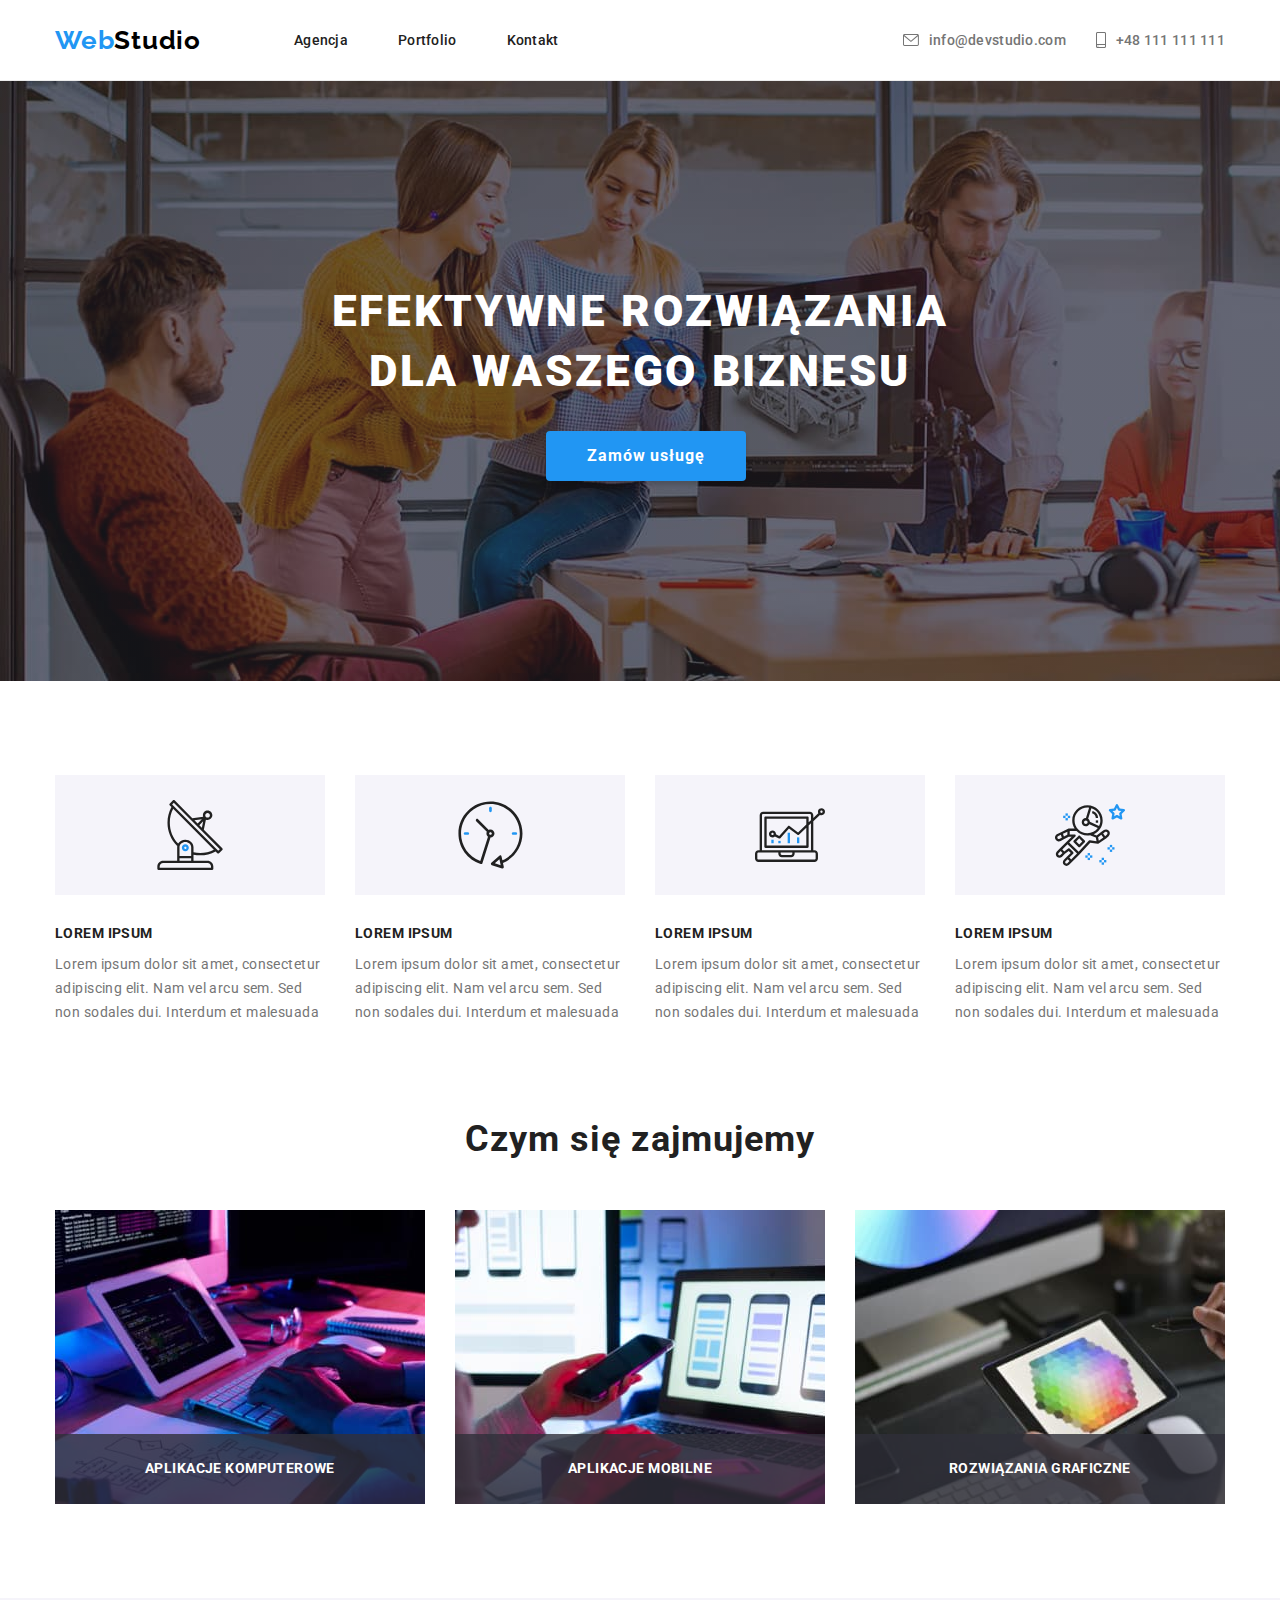
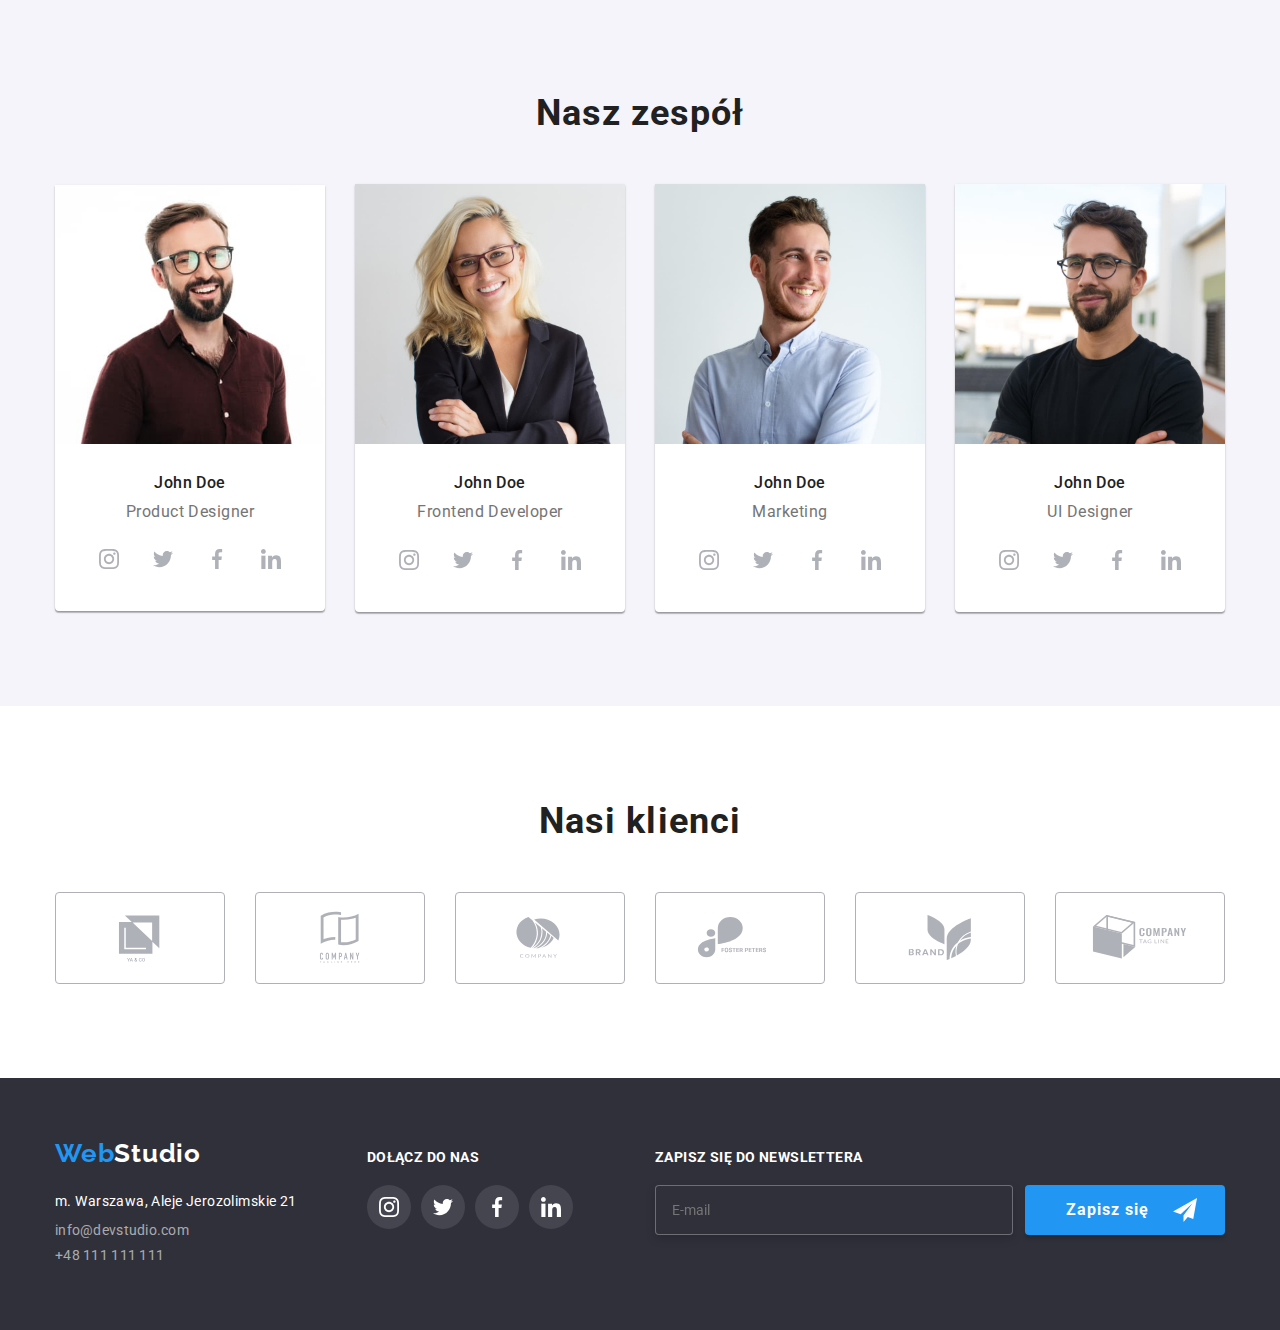
<file: index.html>
<!DOCTYPE html>
<html lang="en">
  <head>
    <meta charset="UTF-8" />
    <meta http-equiv="X-UA-Compatible" content="IE=edge" />
    <meta name="viewport" content="width=device-width, initial-scale=1.0" />
    <title>Studio</title>
    <link rel="preconnect" href="https://fonts.googleapis.com" />
    <link rel="preconnect" href="https://fonts.gstatic.com" crossorigin />
    <link
      href="https://fonts.googleapis.com/css2?family=Raleway:wght@700&family=Roboto:wght@400;500;700;900&display=swap"
      rel="stylesheet"
    />
    <link
      rel="stylesheet"
      href="https://cdnjs.cloudflare.com/ajax/libs/modern-normalize/1.0.0/modern-normalize.min.css"
    />
    <link rel="stylesheet" href="./css/main.min.css" />
  </head>
  <body>
    <header>
      <div class="container header">
        <a class="logo header__logo" href="index.html"
          ><p>Web<span class="header__logo--color">Studio</span></p></a
        >
        <nav>
          <ul class="nav">
            <li><a href="index.html" class="nav__item">Agencja</a></li>
            <li>
              <a href="portfolio.html" class="nav__item">Portfolio</a>
            </li>
            <li><a href="/" class="nav__item">Kontakt</a></li>
          </ul>
        </nav>
        <div class="contacts">
          <a href="mailto:info@devstudio.com" class="contacts__item">
            <svg class="contacts__icon" width="16" height="12">
              <use href="./images/icons.svg#icon-envelope"></use>
            </svg>
            info@devstudio.com</a
          >

          <a href="tel:+48111111111" class="contacts__item">
            <svg class="contacts__icon" width="10" height="16">
              <use href="./images/icons.svg#icon-smartphone"></use>
            </svg>
            +48 111 111 111</a
          >
        </div>
      </div>
    </header>
    <!-- end of header -->

    <!-- start of main studio -->

    <main>
      <section class="order">
        <h1 class="order__title">EFEKTYWNE ROZWIĄZANIA DLA WASZEGO BIZNESU</h1>
        <button type="button" class="button" data-modal-open>Zamów usługę</button>
      </section>
      <section>
        <div class="container">
          <div class="section">
            <ul class="descriptions">
              <li>
                <div class="descriptions__card">
                  <svg width="70px" height="70px">
                    <use href="./images/icons.svg#icon-antenna-1"></use>
                  </svg>
                </div>
                <h4 class="descriptions__title">LOREM IPSUM</h4>
                <p class="descriptions__text">
                  Lorem ipsum dolor sit amet, consectetur adipiscing elit. Nam vel arcu sem. Sed non
                  sodales dui. Interdum et malesuada
                </p>
              </li>
              <li>
                <div class="descriptions__card">
                  <svg width="66.96px" height="70px">
                    <use href="./images/icons.svg#icon-clock-1"></use>
                  </svg>
                </div>
                <h4 class="descriptions__title">LOREM IPSUM</h4>
                <p class="descriptions__text">
                  Lorem ipsum dolor sit amet, consectetur adipiscing elit. Nam vel arcu sem. Sed non
                  sodales dui. Interdum et malesuada
                </p>
              </li>
              <li>
                <div class="descriptions__card">
                  <svg width="70px" height="70px">
                    <use href="./images/icons.svg#icon-diagram-1"></use>
                  </svg>
                </div>
                <h4 class="descriptions__title">LOREM IPSUM</h4>
                <p class="descriptions__text">
                  Lorem ipsum dolor sit amet, consectetur adipiscing elit. Nam vel arcu sem. Sed non
                  sodales dui. Interdum et malesuada
                </p>
              </li>
              <li>
                <div class="descriptions__card">
                  <svg width="70px" height="70px">
                    <use href="./images/icons.svg#icon-astronaut-1"></use>
                  </svg>
                </div>
                <h4 class="descriptions__title">LOREM IPSUM</h4>
                <p class="descriptions__text">
                  Lorem ipsum dolor sit amet, consectetur adipiscing elit. Nam vel arcu sem. Sed non
                  sodales dui. Interdum et malesuada
                </p>
              </li>
            </ul>
          </div>
        </div>
      </section>
      <section>
        <div class="container">
          <div class="section section__services">
            <h2 class="section__title">Czym się zajmujemy</h2>
            <ul class="services">
              <li class="services__item">
                <img
                  src="./images/whatwedo1.jpg"
                  alt="pisanie kodu na podstawie projektu zapisanego na kartce"
                  width="370"
                  height="294"
                />
                <p class="services__text">APLIKACJE KOMPUTEROWE</p>
              </li>
              <li class="services__item">
                <img
                  src="./images/whatwedo2.jpg"
                  alt="wybieranie odpowiedniego układu strony na smartphone"
                  width="370"
                  height="294"
                />
                <p class="services__text">APLIKACJE MOBILNE</p>
              </li>
              <li class="services__item">
                <img
                  src="./images/whatwedo3.jpg"
                  alt="wybieranie odpowiedniego koloru z palety barw na tablecie"
                  width="370"
                  height="294"
                />
                <p class="services__text">ROZWIĄZANIA GRAFICZNE</p>
              </li>
            </ul>
          </div>
        </div>
      </section>
      <section class="team section">
        <div class="container">
          <h2 class="section__title">Nasz zespół</h2>
          <ul class="team__list">
            <li class="teamcard">
              <img src="./images/ourteam1.jpg" alt="Product Designer" width="270" height="260" />
              <div class="teamcard__description">
                <h5 class="teamcard__name">John Doe</h5>
                <p class="teamcard__position">Product Designer</p>
                <ul class="teamcard__socialmedia">
                  <li>
                    <a href="/" class="socialmedia__item">
                      <svg width="20px" height="20px">
                        <use href="./images/icons.svg#icon-instagram-2"></use>
                      </svg>
                    </a>
                  </li>
                  <li>
                    <a href="/" class="socialmedia__item">
                      <svg width="20px" height="20px">
                        <use href="./images/icons.svg#icon-twitter-1"></use>
                      </svg>
                    </a>
                  </li>
                  <li>
                    <a href="/" class="socialmedia__item">
                      <svg width="20px" height="20px">
                        <use href="./images/icons.svg#icon-facebook-1"></use>
                      </svg>
                    </a>
                  </li>
                  <li>
                    <a href="/" class="socialmedia__item">
                      <svg width="20px" height="20px">
                        <use href="./images/icons.svg#icon-linkedin-1"></use>
                      </svg>
                    </a>
                  </li>
                </ul>
              </div>
            </li>

            <li class="teamcard">
              <img src="./images/ourteam2.jpg" alt="Frontend Developer" width="270" height="260" />
              <div class="teamcard__description">
                <h5 class="teamcard__name">John Doe</h5>
                <p class="teamcard__position">Frontend Developer</p>
                <ul class="teamcard__socialmedia">
                  <li>
                    <a href="/" class="socialmedia__item">
                      <svg width="20px" height="20px">
                        <use href="./images/icons.svg#icon-instagram-2"></use>
                      </svg>
                    </a>
                  </li>
                  <li>
                    <a href="/" class="socialmedia__item">
                      <svg width="20px" height="20px">
                        <use href="./images/icons.svg#icon-twitter-1"></use>
                      </svg>
                    </a>
                  </li>
                  <li>
                    <a href="/" class="socialmedia__item">
                      <svg width="20px" height="20px">
                        <use href="./images/icons.svg#icon-facebook-1"></use>
                      </svg>
                    </a>
                  </li>
                  <li>
                    <a href="/" class="socialmedia__item">
                      <svg width="20px" height="20px">
                        <use href="./images/icons.svg#icon-linkedin-1"></use>
                      </svg>
                    </a>
                  </li>
                </ul>
              </div>
            </li>

            <li class="teamcard">
              <img src="./images/ourteam4.jpg" alt="Marketing employee" width="270" height="260" />
              <div class="teamcard__description">
                <h5 class="teamcard__name">John Doe</h5>
                <p class="teamcard__position">Marketing</p>
                <ul class="teamcard__socialmedia">
                  <li>
                    <a href="/" class="socialmedia__item">
                      <svg width="20px" height="20px">
                        <use href="./images/icons.svg#icon-instagram-2"></use>
                      </svg>
                    </a>
                  </li>
                  <li>
                    <a href="/" class="socialmedia__item">
                      <svg width="20px" height="20px">
                        <use href="./images/icons.svg#icon-twitter-1"></use>
                      </svg>
                    </a>
                  </li>
                  <li>
                    <a href="/" class="socialmedia__item">
                      <svg width="20px" height="20px">
                        <use href="./images/icons.svg#icon-facebook-1"></use>
                      </svg>
                    </a>
                  </li>
                  <li>
                    <a href="/" class="socialmedia__item">
                      <svg width="20px" height="20px">
                        <use href="./images/icons.svg#icon-linkedin-1"></use>
                      </svg>
                    </a>
                  </li>
                </ul>
              </div>
            </li>

            <li class="teamcard">
              <img src="./images/ourteam3.jpg" alt="UI Designer" width="270" height="260" />
              <div class="teamcard__description">
                <h5 class="teamcard__name">John Doe</h5>
                <p class="teamcard__position">UI Designer</p>
                <ul class="teamcard__socialmedia">
                  <li>
                    <a href="/" class="socialmedia__item">
                      <svg width="20px" height="20px">
                        <use href="./images/icons.svg#icon-instagram-2"></use>
                      </svg>
                    </a>
                  </li>
                  <li>
                    <a href="/" class="socialmedia__item">
                      <svg width="20px" height="20px">
                        <use href="./images/icons.svg#icon-twitter-1"></use>
                      </svg>
                    </a>
                  </li>
                  <li>
                    <a href="/" class="socialmedia__item">
                      <svg width="20px" height="20px">
                        <use href="./images/icons.svg#icon-facebook-1"></use>
                      </svg>
                    </a>
                  </li>
                  <li>
                    <a href="/" class="socialmedia__item">
                      <svg width="20px" height="20px">
                        <use href="./images/icons.svg#icon-linkedin-1"></use>
                      </svg>
                    </a>
                  </li>
                </ul>
              </div>
            </li>
          </ul>
        </div>
      </section>
      <section class="clients section">
        <div class="container">
          <h2 class="section__title">Nasi klienci</h2>
          <ul class="clients__list">
            <li class="clientslist__item">
              <svg width="106px" height="60.04px">
                <use href="./images/icons.svg#icon-logo"></use>
              </svg>
            </li>
            <li class="clientslist__item">
              <svg width="106px" height="60.04px">
                <use href="./images/icons.svg#icon-logo1"></use>
              </svg>
            </li>
            <li class="clientslist__item">
              <svg width="106px" height="60.04px">
                <use href="./images/icons.svg#icon-logo2"></use>
              </svg>
            </li>
            <li class="clientslist__item">
              <svg width="106px" height="60.04px">
                <use href="./images/icons.svg#icon-logo3"></use>
              </svg>
            </li>
            <li class="clientslist__item">
              <svg width="106px" height="60.04px">
                <use href="./images/icons.svg#icon-logo4"></use>
              </svg>
            </li>
            <li class="clientslist__item">
              <svg width="106px" height="60.04px">
                <use href="./images/icons.svg#icon-logo5"></use>
              </svg>
            </li>
          </ul>
        </div>
      </section>
    </main>

    <footer class="footer">
      <div class="footer__parts container">
        <div class="footer__contacts">
          <a class="logo footer__logo" href="index.html"
            ><p>Web<span class="footer__logo--color">Studio</span></p></a
          >
          <address class="footer-address">m. Warszawa, Aleje Jerozolimskie 21</address>
          <a href="mailto:info@devstudio.com" class="contacts__item contacts__item--footer"
            >info@devstudio.com</a
          >
          <a href="tel:+48111111111" class="contacts__item contacts__item--footer"
            >+48 111 111 111</a
          >
        </div>
        <div class="footer__socialmedia">
          <p class="footer__subtitle">DOŁĄCZ DO NAS</p>
          <div class="socialmedia__bar">
            <a href="/" class="socialmedia__item socialmedia__item--footer">
              <svg width="20px" height="20px">
                <use href="./images/icons.svg#icon-instagram-2"></use>
              </svg>
            </a>
            <a href="/" class="socialmedia__item socialmedia__item--footer">
              <svg width="20px" height="20px">
                <use href="./images/icons.svg#icon-twitter-1"></use>
              </svg>
            </a>
            <a href="/" class="socialmedia__item socialmedia__item--footer">
              <svg width="20px" height="20px">
                <use href="./images/icons.svg#icon-facebook-1"></use>
              </svg>
            </a>
            <a href="/" class="socialmedia__item socialmedia__item--footer">
              <svg width="20px" height="20px">
                <use href="./images/icons.svg#icon-linkedin-1"></use>
              </svg>
            </a>
          </div>
        </div>
        <div class="newsletter">
          <p class="footer__subtitle">ZAPISZ SIĘ DO NEWSLETTERA</p>
          <form class="newsletter__form" name="signup-newsletter" autocomplete="off" novalidate>
            <label>
              <input class="newsletter__input" type="email" name="email" placeholder="E-mail" />
            </label>
            <button class="button footer__button" type="submit">
              <p class="button__label">Zapisz się</p>
              <svg class="button__icon" width="24px" height="24px">
                <use href="./images/icons.svg#icon-icon-send"></use>
              </svg>
            </button>
          </form>
        </div>
      </div>
    </footer>

    <div class="backdrop is-hidden" data-modal>
      <div class="modal">
        <button type="button" class="modal__button--close" data-modal-close>
          <svg class="close-button-icon" width="18px" height="18px">
            <use href="./images/icons.svg#icon-close-black-18dp-2-1"></use>
          </svg>
        </button>
        <p class="modal__title">Zostaw swoje dane w formularzu poniżej</p>
        <form class="modal__form" name="personaldata-form" autocomplete="off">
          <fieldset class="modal__fieldset">
            <label class="modal__label" for="name">Imie</label>
            <svg class="modal__icon" width="18px" height="18px">
              <use href="./images/icons.svg#icon-person-black-18dp-1"></use>
            </svg>
            <input class="modal__input" type="name" name="name" id="name" />
          </fieldset>
          <fieldset class="modal__fieldset">
            <label class="modal__label" for="phone">Telefon </label>
            <svg class="modal__icon" width="18px" height="18px">
              <use href="./images/icons.svg#icon-phone-black-18dp-1"></use>
            </svg>
            <input class="modal__input" type="tel" name="phone-number" id="phone" />
          </fieldset>
          <fieldset class="modal__fieldset">
            <label class="modal__label" for="email">Email</label>
            <svg class="modal__icon" width="18px" height="18px">
              <use href="./images/icons.svg#icon-email-black-18dp-1"></use>
            </svg>
            <input class="modal__input" type="email" name="email" id="email" />
          </fieldset>
          <fieldset class="modal__fieldset modal__fieldset--comment">
            <label class="modal__label" for="comment">Komentarz</label>
            <textarea
              class="modal__input"
              name="comment"
              rows="6"
              placeholder="Wprowadź tekst"
              id="comment"
            ></textarea>
          </fieldset>
          <div class="modal__checkbox">
            <input class="checkbox__input" type="checkbox" name="accept" />
            <span class="checkbox__checkmark">
              <svg class="checkbox__icon"><use href="./images/icons.svg#icon-vector"></use></svg>
            </span>
            <p class="modal__statement">
              Oświadczam iż akceptuję <a class="modal__links" href="/">Regulamin</a> i
              <a class="modal__links" href="/">Politykę Prywatności.</a>
            </p>
          </div>

          <button class="button" type="submit">Wyślij</button>
        </form>
      </div>
    </div>
    <script src="./js/modal.js"></script>
  </body>
</html>
</file>
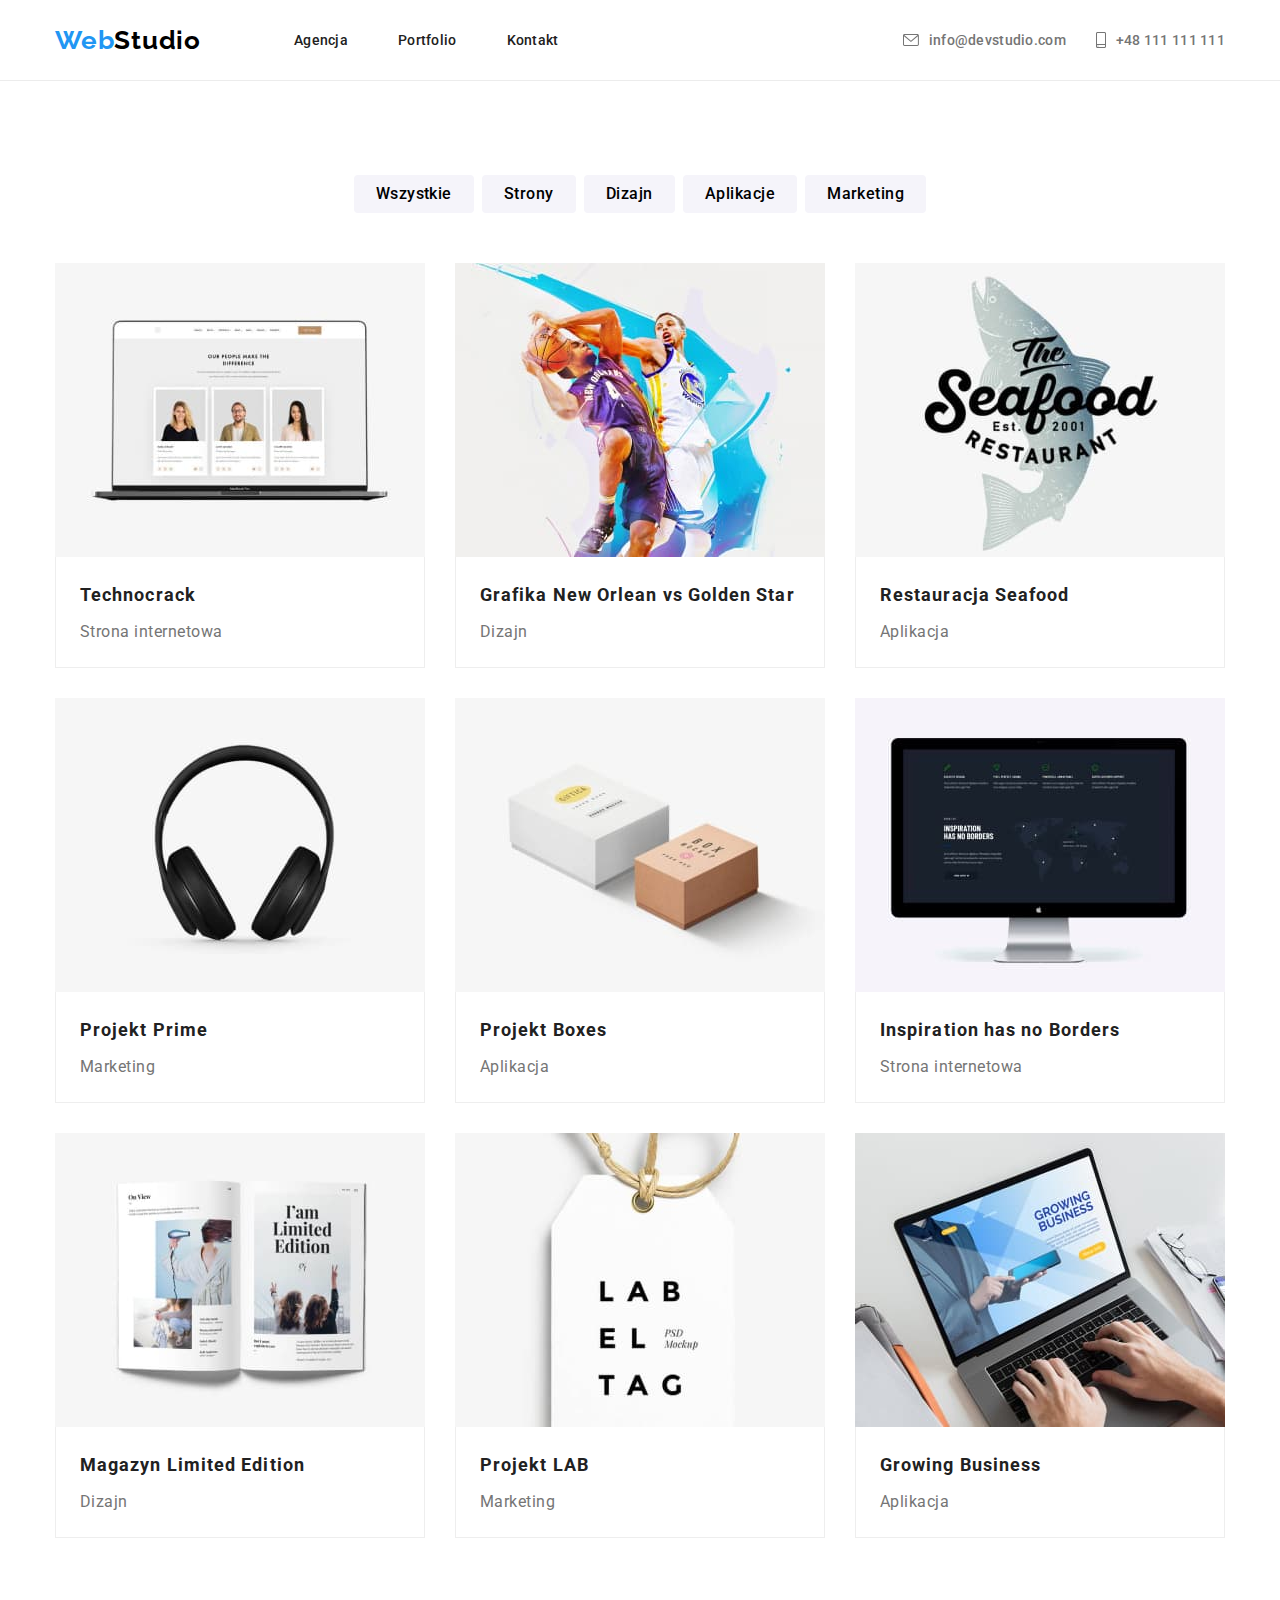
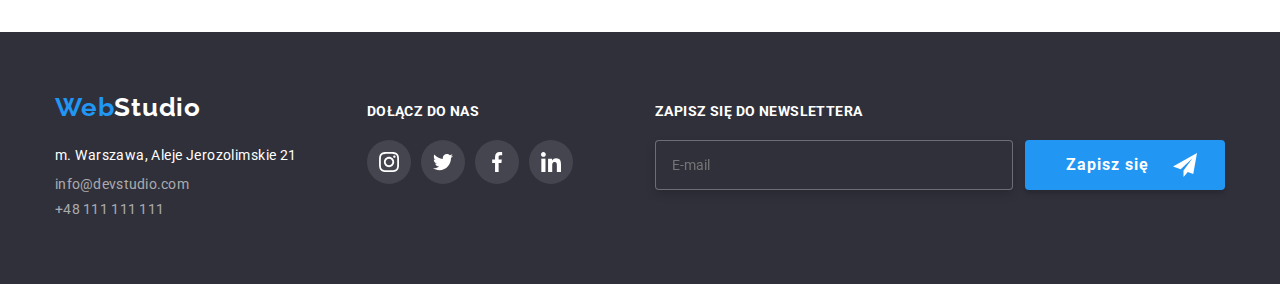
<file: portfolio.html>
<!DOCTYPE html>
<html lang="en">
  <head>
    <meta charset="UTF-8" />
    <meta http-equiv="X-UA-Compatible" content="IE=edge" />
    <meta name="viewport" content="width=device-width, initial-scale=1.0" />
    <title>Portfolio</title>
    <link rel="preconnect" href="https://fonts.googleapis.com" />
    <link rel="preconnect" href="https://fonts.gstatic.com" crossorigin />
    <link
      href="https://fonts.googleapis.com/css2?family=Raleway:wght@700&family=Roboto:wght@400;500;700;900&display=swap"
      rel="stylesheet"
    />
    <link
      rel="stylesheet"
      href="https://cdnjs.cloudflare.com/ajax/libs/modern-normalize/1.0.0/modern-normalize.min.css"
    />
    <link rel="stylesheet" href="./css/main.min.css" />
  </head>
  <body>
    <header>
      <div class="container header">
        <a class="logo header__logo" href="index.html"
          ><p>Web<span class="header__logo--color">Studio</span></p></a
        >
        <nav>
          <ul class="nav">
            <li><a href="index.html" class="nav__item">Agencja</a></li>
            <li>
              <a href="portfolio.html" class="nav__item">Portfolio</a>
            </li>
            <li><a href="/" class="nav__item">Kontakt</a></li>
          </ul>
        </nav>
        <div class="contacts">
          <a href="mailto:info@devstudio.com" class="contacts__item">
            <svg class="contacts__icon" width="16" height="12">
              <use href="./images/icons.svg#icon-envelope"></use>
            </svg>
            info@devstudio.com</a
          >

          <a href="tel:+48111111111" class="contacts__item">
            <svg class="contacts__icon" width="10" height="16">
              <use href="./images/icons.svg#icon-smartphone"></use>
            </svg>
            +48 111 111 111</a
          >
        </div>
      </div>
    </header>

    <!-- end of header -->

    <!-- start of main -->

    <main class="section">
      <section>
        <div class="container">
          <ul class="menu">
            <li>
              <button type="button" class="menu__button">Wszystkie</button>
            </li>
            <li>
              <button type="button" class="menu__button">Strony</button>
            </li>
            <li>
              <button type="button" class="menu__button">Dizajn</button>
            </li>
            <li>
              <button type="button" class="menu__button">Aplikacje</button>
            </li>
            <li>
              <button type="button" class="menu__button">Marketing</button>
            </li>
          </ul>

          <ul class="portfolio">
            <li>
              <figure class="portfoliocard">
                <div class="portfoliocard__image">
                  <img
                    src="./images/portfolio1.jpg"
                    alt="Otwarty laptop"
                    width="370"
                    height="294"
                  />
                  <div class="overlay">
                    <p class="overlay__text">
                      Technocrack jest popularną platformą wykorzystywaną do rozpowszechniania
                      koronawirusa. Firmy wykorzystują tę platformę do celów szpiegowskich i ataków
                      na niezabezpieczone serwery konkurencji
                    </p>
                  </div>
                </div>

                <figcaption class="portfoliocard__description">
                  <h4 class="portfoliocard__name">Technocrack</h4>
                  <p class="portfoliocard__category">Strona internetowa</p>
                </figcaption>
              </figure>
            </li>
            <li>
              <figure class="portfoliocard">
                <div class="portfoliocard__image">
                  <img
                    src="./images/portfolio2.jpg"
                    alt="Grafika dwóch koszykarzy"
                    width="370"
                    height="294"
                  />
                  <div class="overlay">
                    <p class="overlay__text">
                      Technocrack jest popularną platformą wykorzystywaną do rozpowszechniania
                      koronawirusa. Firmy wykorzystują tę platformę do celów szpiegowskich i ataków
                      na niezabezpieczone serwery konkurencji
                    </p>
                  </div>
                </div>
                <figcaption class="portfoliocard__description">
                  <h4 class="portfoliocard__name">Grafika New Orlean vs Golden Star</h4>
                  <p class="portfoliocard__category">Dizajn</p>
                </figcaption>
              </figure>
            </li>
            <li>
              <figure class="portfoliocard">
                <div class="portfoliocard__image">
                  <img
                    src="./images/portfolio3.jpg"
                    alt="Logo restauracji"
                    width="370"
                    height="294"
                  />
                  <div class="overlay">
                    <p class="overlay__text">
                      Technocrack jest popularną platformą wykorzystywaną do rozpowszechniania
                      koronawirusa. Firmy wykorzystują tę platformę do celów szpiegowskich i ataków
                      na niezabezpieczone serwery konkurencji
                    </p>
                  </div>
                </div>
                <figcaption class="portfoliocard__description">
                  <h4 class="portfoliocard__name">Restauracja Seafood</h4>
                  <p class="portfoliocard__category">Aplikacja</p>
                </figcaption>
              </figure>
            </li>
            <li>
              <figure class="portfoliocard">
                <div class="portfoliocard__image">
                  <img
                    src="./images/portfolio4.jpg"
                    alt="Słuchawki nauszne"
                    width="370"
                    height="294"
                  />
                  <div class="overlay">
                    <p class="overlay__text">
                      Technocrack jest popularną platformą wykorzystywaną do rozpowszechniania
                      koronawirusa. Firmy wykorzystują tę platformę do celów szpiegowskich i ataków
                      na niezabezpieczone serwery konkurencji
                    </p>
                  </div>
                </div>
                <figcaption class="portfoliocard__description">
                  <h4 class="portfoliocard__name">Projekt Prime</h4>
                  <p class="portfoliocard__category">Marketing</p>
                </figcaption>
              </figure>
            </li>
            <li>
              <figure class="portfoliocard">
                <div class="portfoliocard__image">
                  <img src="./images/portfolio5.jpg" alt="Dwa kartony" width="370" height="294" />
                  <div class="overlay">
                    <p class="overlay__text">
                      Technocrack jest popularną platformą wykorzystywaną do rozpowszechniania
                      koronawirusa. Firmy wykorzystują tę platformę do celów szpiegowskich i ataków
                      na niezabezpieczone serwery konkurencji
                    </p>
                  </div>
                </div>
                <figcaption class="portfoliocard__description">
                  <h4 class="portfoliocard__name">Projekt Boxes</h4>
                  <p class="portfoliocard__category">Aplikacja</p>
                </figcaption>
              </figure>
            </li>
            <li>
              <figure class="portfoliocard">
                <div class="portfoliocard__image">
                  <img
                    src="./images/portfolio6.jpg"
                    alt="Monitor od komputera"
                    width="370"
                    height="294"
                  />
                  <div class="overlay">
                    <p class="overlay__text">
                      Technocrack jest popularną platformą wykorzystywaną do rozpowszechniania
                      koronawirusa. Firmy wykorzystują tę platformę do celów szpiegowskich i ataków
                      na niezabezpieczone serwery konkurencji
                    </p>
                  </div>
                </div>
                <figcaption class="portfoliocard__description">
                  <h4 class="portfoliocard__name">Inspiration has no Borders</h4>
                  <p class="portfoliocard__category">Strona internetowa</p>
                </figcaption>
              </figure>
            </li>
            <li>
              <figure class="portfoliocard">
                <div class="portfoliocard__image">
                  <img
                    src="./images/portfolio7.jpg"
                    alt="Otwarty magazyn"
                    width="370"
                    height="294"
                  />
                  <div class="overlay">
                    <p class="overlay__text">
                      Technocrack jest popularną platformą wykorzystywaną do rozpowszechniania
                      koronawirusa. Firmy wykorzystują tę platformę do celów szpiegowskich i ataków
                      na niezabezpieczone serwery konkurencji
                    </p>
                  </div>
                </div>
                <figcaption class="portfoliocard__description">
                  <h4 class="portfoliocard__name">Magazyn Limited Edition</h4>
                  <p class="portfoliocard__category">Dizajn</p>
                </figcaption>
              </figure>
            </li>
            <li>
              <figure class="portfoliocard">
                <div class="portfoliocard__image">
                  <img
                    src="./images/portfolio8.jpg"
                    alt="Metka na sznurku"
                    width="370"
                    height="294"
                  />
                  <div class="overlay">
                    <p class="overlay__text">
                      Technocrack jest popularną platformą wykorzystywaną do rozpowszechniania
                      koronawirusa. Firmy wykorzystują tę platformę do celów szpiegowskich i ataków
                      na niezabezpieczone serwery konkurencji
                    </p>
                  </div>
                </div>
                <figcaption class="portfoliocard__description">
                  <h4 class="portfoliocard__name">Projekt LAB</h4>
                  <p class="portfoliocard__category">Marketing</p>
                </figcaption>
              </figure>
            </li>
            <li>
              <figure class="portfoliocard">
                <div class="portfoliocard__image">
                  <img
                    src="./images/portfolio9.jpg"
                    alt="Otwarty laptop na biurku"
                    width="370"
                    height="294"
                  />
                  <div class="overlay">
                    <p class="overlay__text">
                      Technocrack jest popularną platformą wykorzystywaną do rozpowszechniania
                      koronawirusa. Firmy wykorzystują tę platformę do celów szpiegowskich i ataków
                      na niezabezpieczone serwery konkurencji
                    </p>
                  </div>
                </div>
                <figcaption class="portfoliocard__description">
                  <h4 class="portfoliocard__name">Growing Business</h4>
                  <p class="portfoliocard__category">Aplikacja</p>
                </figcaption>
              </figure>
            </li>
          </ul>
        </div>
      </section>
    </main>

    <footer class="footer">
      <div class="footer__parts container">
        <div class="footer__contacts">
          <a class="logo footer__logo" href="index.html"
            ><p>Web<span class="footer__logo--color">Studio</span></p></a
          >
          <address class="footer-address">m. Warszawa, Aleje Jerozolimskie 21</address>
          <a href="mailto:info@devstudio.com" class="contacts__item contacts__item--footer"
            >info@devstudio.com</a
          >
          <a href="tel:+48111111111" class="contacts__item contacts__item--footer"
            >+48 111 111 111</a
          >
        </div>
        <div class="footer__socialmedia">
          <p class="footer__subtitle">DOŁĄCZ DO NAS</p>
          <div class="socialmedia__bar">
            <a href="/" class="socialmedia__item socialmedia__item--footer">
              <svg width="20px" height="20px">
                <use href="./images/icons.svg#icon-instagram-2"></use>
              </svg>
            </a>
            <a href="/" class="socialmedia__item socialmedia__item--footer">
              <svg width="20px" height="20px">
                <use href="./images/icons.svg#icon-twitter-1"></use>
              </svg>
            </a>
            <a href="/" class="socialmedia__item socialmedia__item--footer">
              <svg width="20px" height="20px">
                <use href="./images/icons.svg#icon-facebook-1"></use>
              </svg>
            </a>
            <a href="/" class="socialmedia__item socialmedia__item--footer">
              <svg width="20px" height="20px">
                <use href="./images/icons.svg#icon-linkedin-1"></use>
              </svg>
            </a>
          </div>
        </div>
        <div class="newsletter">
          <p class="footer__subtitle">ZAPISZ SIĘ DO NEWSLETTERA</p>
          <form class="newsletter__form" name="signup-newsletter" autocomplete="off" novalidate>
            <label>
              <input class="newsletter__input" type="email" name="email" placeholder="E-mail" />
            </label>
            <button class="button footer__button" type="submit">
              <p class="button__label">Zapisz się</p>
              <svg class="button__icon" width="24px" height="24px">
                <use href="./images/icons.svg#icon-icon-send"></use>
              </svg>
            </button>
          </form>
        </div>
      </div>
    </footer>
  </body>
</html>
</file>
<file: css/main.min.css>
ul,li,a,nav,h1,h2,h4,p{padding:0;margin:0}:root{--brand-color: #ffffff;--active-color: #2196f3;--text-color: #757575;--logo-color: #000000;--border-color: #ececec;--second-border-color: #eeeeee;--brand-text-color: #212121;--main-background-color: #2f303a;--subsection-background-color: #f5f4fa;--footer-contact-color: rgba(255, 255, 255, 0.6);--footer-icon-background: rgba(255, 255, 255, 0.1);--shadow-color: rgba(0, 0, 0, 0.25);--second-shadow-color: rgba(0, 0, 0, 0.12);--third-shadow-color: rgba(0, 0, 0, 0.14);--forth-shadow-color: rgba(0, 0, 0, 0.2);--fifth-shadow-color: rgba(0, 0, 0, 0.16);--icon-color: #afb1b8}body{font-family:"Roboto",sans-serif;background-color:var(--brand-color);color:var(--brand-text-color);font-size:14px;letter-spacing:.03em}img{display:block;max-width:100%;height:auto}.container{width:100%;padding:0 15px;margin:0 auto}@media screen and (min-width: 480px){.container{width:480px}}@media screen and (min-width: 768px){.container{width:768px}}@media screen and (min-width: 1200px){.container{width:1200px}}.section{padding-top:94px;padding-bottom:94px}@media screen and (max-width: 1199px){.section{padding-top:60px;padding-bottom:60px}}.section__title{font-weight:700;font-size:36px;line-height:2.637rem;text-align:center;letter-spacing:.03em;margin-bottom:50px;color:var(--brand-text-color)}header{border-bottom:1px solid var(--border-color)}.button{width:200px;height:50px;cursor:pointer;border-radius:4px;box-shadow:0px 4px 4px rgba(0,0,0,.15);border:none;text-align:center;background:var(--active-color);color:var(--brand-color);font-weight:700;font-size:16px;line-height:1.875rem;letter-spacing:.06em;padding:0;margin:0;margin-left:12px}.footer__button{padding:10px 28px 10px 41px;display:flex;align-items:center}.button__label{margin:0;margin-right:24px}.button__icon{fill:var(--brand-color);margin:0;padding:0}.newsletter{display:flex;flex-direction:column;padding:0;margin:0}.newsletter__input{width:358px;height:50px;background-color:var(--main-background-color);border:1px solid rgba(255,255,255,.3);filter:drop-shadow(0px 4px 4px rgba(0, 0, 0, 0.15));border-radius:4px;padding-left:16px;color:var(--brand-color)}.newsletter__form{display:flex}.newsletter__input:focus-visible{outline:0}.footer{background-color:var(--main-background-color);padding-top:60px;padding-bottom:60px;margin-right:0;max-height:252px;display:flex;align-items:baseline}.footer__parts{display:flex;align-items:baseline}.footer__contacts{display:flex;flex-direction:column;justify-content:space-between;margin-right:70px}.footer__subtitle{font-size:14px;font-weight:700;line-height:1.026rem;color:var(--brand-color);margin-bottom:20px;letter-spacing:.03em}.footer__socialmedia{display:flex;flex-direction:column;margin-right:auto}.footer-address{font-style:normal;font-size:14px;line-height:1.5rem;letter-spacing:.03em;color:var(--brand-color);text-decoration:none;margin:0;margin-bottom:9px;padding:0}.contacts{display:flex;padding:0;gap:30px;margin-left:auto}.contacts__icon{margin-right:10px;fill:currentColor}.contacts__item{display:flex;align-items:center;font-weight:500;font-size:14px;line-height:1.026rem;letter-spacing:.02em;color:var(--text-color);text-decoration:none;transition:color 250ms cubic-bezier(0.4, 0, 0.2, 1)}.contacts__item:visited{color:var(--text-color);text-decoration:none;fill:var(--text-color)}.contacts__item:hover{color:var(--active-color)}.contacts__item:focus{color:var(--active-color)}.contacts__item--footer{color:var(--footer-contact-color);margin-bottom:9px;font-weight:400}.contacts__item--footer:visited{color:var(--footer-contact-color)}.header{display:flex;align-items:center}.logo{color:var(--active-color);font-family:"Raleway",sans-serif;text-decoration:none;font-weight:700;font-size:26px;line-height:1.908rem;letter-spacing:.03em;width:auto;margin:0}.header__logo{margin-right:93px}.header__logo--color{color:var(--logo-color)}.footer__logo{margin-bottom:20px}.footer__logo--color{color:var(--brand-color)}.nav{display:flex;padding:0;margin:0;gap:50px;list-style-type:none;font-weight:500;font-size:14px;line-height:1.026rem;letter-spacing:.02em}.nav__item{display:block;text-decoration:none;padding:32px 0;color:var(--brand-text-color);position:relative;bottom:0;transition:color 250ms cubic-bezier(0.4, 0, 0.2, 1)}.nav__item:visited{text-decoration:none;color:var(--brand-text-color)}.nav__item:hover{color:var(--active-color)}.nav__item:focus{color:var(--active-color)}.nav__item:after{content:"";position:absolute;bottom:0;left:0;width:100%;height:4px;background-color:var(--brand-color);border-radius:2px;transition:background-color 250ms cubic-bezier(0.4, 0, 0.2, 1)}.nav__item:hover::after{content:"";position:absolute;bottom:0;left:0;width:100%;height:4px;background-color:#2196f3;border-radius:2px}.socialmedia__item{background-color:var(--brand-color);fill:var(--icon-color);border-radius:50%;width:44px;height:44px;display:flex;justify-content:center;align-items:center;transition:background-color 250ms cubic-bezier(0.4, 0, 0.2, 1),fill 250ms cubic-bezier(0.4, 0, 0.2, 1)}.socialmedia__item:hover{fill:var(--brand-color);background-color:var(--active-color)}.socialmedia__item:focus{fill:var(--brand-color);background-color:var(--active-color)}.socialmedia__bar{display:flex;flex-direction:row;gap:10px;justify-content:flex-start}.socialmedia__item--footer{background-color:var(--footer-icon-background);fill:var(--brand-color)}.backdrop{position:fixed;width:100vw;height:100vh;left:0;top:0;background-color:rgba(0,0,0,.1);opacity:1;visibility:visible;transition:opacity 250ms cubic-bezier(0.4, 0, 0.2, 1),visibility 250ms cubic-bezier(0.4, 0, 0.2, 1)}.is-hidden{opacity:0;visibility:hidden;pointer-events:none}.is-hidden .modal{transform:translateY(100%) translateX(-100%) rotate(180deg)}.modal__title{line-height:23px;margin-bottom:12px;font-weight:700;font-size:20px;letter-spacing:.03em}.modal{position:relative;display:flex;flex-direction:column;padding:40px;top:50%;left:50%;transform:translate(-50%, -50%);width:528px;height:581px;background-color:var(--brand-color);border-radius:4px;transition:transform 1000ms;text-align:center}.modal__button--close{display:flex;align-items:center;justify-content:center;width:30px;height:30px;border:1px solid rgba(0,0,0,.1);border-radius:50%;position:absolute;right:8px;top:8px;background-color:var(--brand-color);cursor:pointer}.modal__form{display:flex;flex-direction:column;align-items:center;gap:28px;margin-top:12px}.modal__fieldset{position:relative;display:flex;width:448px;height:40px;border:1px solid rgba(33,33,33,.2);border-radius:4px;display:flex;align-items:center;padding:9px 0 13px 12px}.modal__fieldset:has(input:focus){border:1px solid var(--active-color);fill:#2196f3}.modal__fieldset:has(textarea:focus){border:1px solid var(--active-color)}.modal__fieldset--comment{height:120px}.modal__label{position:absolute;top:-17px;left:0px;font-weight:400;font-size:12px;line-height:14px;letter-spacing:.01em;color:var(--text-color)}.modal__icon{margin:0;padding:0;margin-right:5px}.modal__input{border:0;width:100%;font-size:14px;font-weight:400;line-height:14px;letter-spacing:.01em;color:var(--text-color);resize:none}.modal__input:hover{border:0}.modal__input:focus{border:0;outline:0}.modal__input::-moz-placeholder{font-size:12px;line-height:14px;letter-spacing:.01em;color:rgba(117,117,117,.5)}.modal__input:-ms-input-placeholder{font-size:12px;line-height:14px;letter-spacing:.01em;color:rgba(117,117,117,.5)}.modal__input::placeholder{font-size:12px;line-height:14px;letter-spacing:.01em;color:rgba(117,117,117,.5)}.modal__links{text-decoration:underline;color:var(--active-color)}.modal__statement{color:var(--text-color)}.modal__checkbox{display:flex;align-items:center;position:relative;cursor:pointer}.modal__checkbox .checkbox__input{cursor:pointer;position:absolute;left:-20px;width:16px;height:15px;opacity:0;z-index:3}.checkbox__checkmark{position:absolute;width:15px;height:15px;border:1px solid var(--brand-text-color);border-radius:3px;fill:#000;left:-19.5px;top:1px}.checkbox__checkmark::after{display:none;content:"";width:15px;height:15px;background-color:#2196f3;border-radius:3px;position:absolute;left:-0.75px;top:-0.85px}.modal__checkbox .checkbox__input:checked~.checkbox__checkmark:after{display:block}.modal__checkbox .checkbox__input:checked~.checkbox__checkmark{border:0}.checkbox__icon{width:13px;height:11px;fill:#fff;position:absolute;z-index:2;left:.5px;top:1px}.portfolio{list-style-type:none;display:flex;justify-content:center;align-items:center;flex-direction:row;flex-wrap:wrap;gap:30px;max-width:1170px;margin:0 auto}.portfoliocard{margin:0;display:flex;flex-direction:column;justify-content:center;transition:box-shadow 250ms cubic-bezier(0.4, 0, 0.2, 1)}.portfoliocard:hover{box-shadow:1px 4px 6px 0px var(--fifth-shadow-color)}.portfoliocard:focus{box-shadow:1px 4px 6px 0px var(--fifth-shadow-color)}.portfoliocard__name{font-weight:700;font-size:18px;line-height:2.25rem;letter-spacing:.06em;margin:0;margin-bottom:4px}.portfoliocard__category{font-size:16px;line-height:1.875rem;letter-spacing:.03em;color:var(--text-color);margin:0}.portfoliocard__image{position:relative;overflow:hidden}.portfoliocard__description{background-color:var(--brand-color);padding-top:20px;padding-bottom:20px;padding-left:24px;padding-right:24px;border-left:1px solid var(--second-border-color);border-bottom:1px solid var(--second-border-color);border-right:1px solid var(--second-border-color);z-index:0}.portfoliocard:hover .overlay{transform:translateY(0)}.menu{display:flex;align-items:center;justify-content:center;gap:8px;list-style-type:none}.menu__button{font-family:inherit;cursor:pointer;font-weight:500;font-size:16px;line-height:1.625rem;text-align:center;letter-spacing:.03em;background:var(--subsection-background-color);border-style:none;border-radius:4px;padding:6px 22px;margin-bottom:50px;transition:color 250ms cubic-bezier(0.4, 0, 0.2, 1),background-color 250ms cubic-bezier(0.4, 0, 0.2, 1),filter 250ms cubic-bezier(0.4, 0, 0.2, 1)}.menu__button:hover{background-color:var(--active-color);color:var(--brand-color);filter:drop-shadow(0px 4px 4px var(--shadow-color))}.menu__button:focus{background-color:var(--active-color);color:var(--brand-color);filter:drop-shadow(0px 4px 4px var(--shadow-color))}.overlay{position:absolute;top:0;left:0;width:100%;height:100%;transform:translateY(150%);transition:transform .3s cubic-bezier(0.2, 0, 0.2, 1);background-color:rgba(33,150,243,.9)}.overlay__text{font-size:18px;letter-spacing:.03em;line-height:1.75rem;font-weight:400;color:var(--brand-color);width:81.35%;height:66.67%;position:absolute;left:6.5%;top:16.66%}.clients{height:372px}.clients__list{list-style-type:none;display:flex;justify-content:center;gap:30px}.clientslist__item{width:170px;height:92px;border:1px solid var(--icon-color);border-radius:4px;display:flex;align-items:center;justify-content:center;fill:var(--icon-color);cursor:pointer;transition:fill 250ms cubic-bezier(0.4, 0, 0.2, 1),border-color 250ms cubic-bezier(0.4, 0, 0.2, 1)}.clientslist__item:hover{fill:var(--active-color);border-color:var(--active-color)}.descriptions{list-style-type:none;display:flex;justify-content:center;gap:30px;margin:0}.descriptions__title{font-weight:700;font-size:14px;line-height:1.026rem;letter-spacing:.03em;text-transform:uppercase;margin:0;margin-bottom:10px}.descriptions__text{font-size:14px;line-height:1.5rem;letter-spacing:.03em;color:var(--text-color);max-width:270px;margin:0}.descriptions__card{width:270px;height:120px;background-color:var(--subsection-background-color);display:flex;justify-content:center;align-items:center;margin-bottom:30px}.order{background-color:var(--main-background-color);background-image:linear-gradient(rgba(47, 48, 58, 0.4), rgba(47, 48, 58, 0.4)),url(../images/background-image.jpg);background-size:cover;background-repeat:no-repeat;height:600px;max-width:1600px;margin:0 auto;padding:200px 0;text-align:center}.order__title{color:var(--brand-color);font-weight:900;font-size:44px;line-height:3.75rem;text-align:center;letter-spacing:.06em;text-transform:uppercase;margin:0 auto;margin-bottom:30px;flex-wrap:wrap;width:696px}.section__services{padding-top:0}.services{list-style-type:none;display:flex;justify-content:center;align-items:center;gap:30px}.services__item{position:relative}.services__text{position:absolute;display:flex;width:100%;height:70px;bottom:0;line-height:1.14;letter-spacing:.03em;font-weight:700;color:var(--brand-color);background-color:rgba(47,48,58,.8);justify-content:center;align-items:center}.team{background:var(--subsection-background-color);height:708px}.team__list{list-style-type:none;display:flex;justify-content:center;align-items:center;gap:30px}.teamcard{margin:0;display:flex;flex-direction:column;justify-content:center;background-color:var(--brand-color);box-shadow:0px 1px 3px var(--second-shadow-color),0px 1px 1px var(--third-shadow-color),0px 2px 1px var(--forth-shadow-color);border-radius:0px 0px 4px 4px}.teamcard__description{padding-top:30px;padding-bottom:30px}.teamcard__name{font-weight:500;font-size:16px;line-height:1.172rem;text-align:center;letter-spacing:.03em;margin:0;margin-bottom:10px}.teamcard__position{font-size:16px;line-height:1.172rem;text-align:center;letter-spacing:.03em;color:var(--text-color);margin:0;margin-bottom:16px}.teamcard__socialmedia{display:flex;justify-content:center;gap:10px;list-style-type:none}/*# sourceMappingURL=main.min.css.map */
</file>
